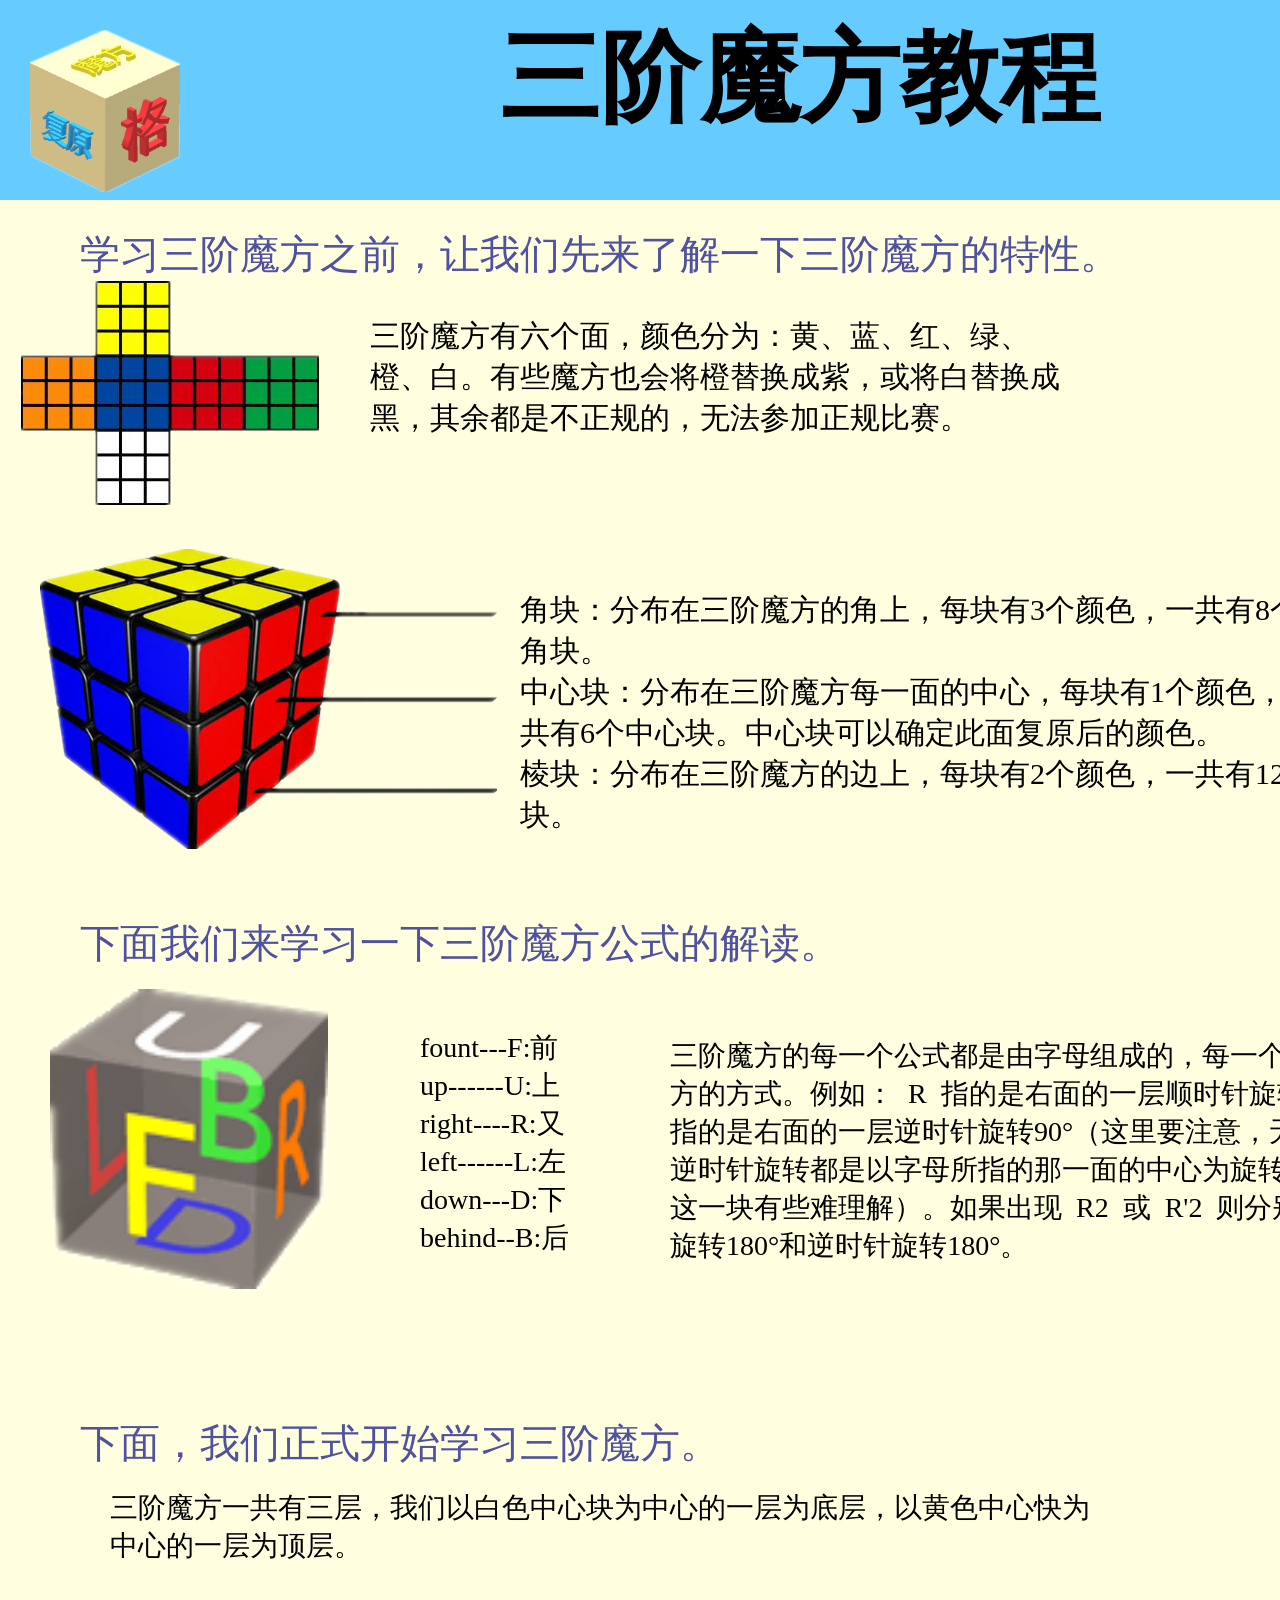
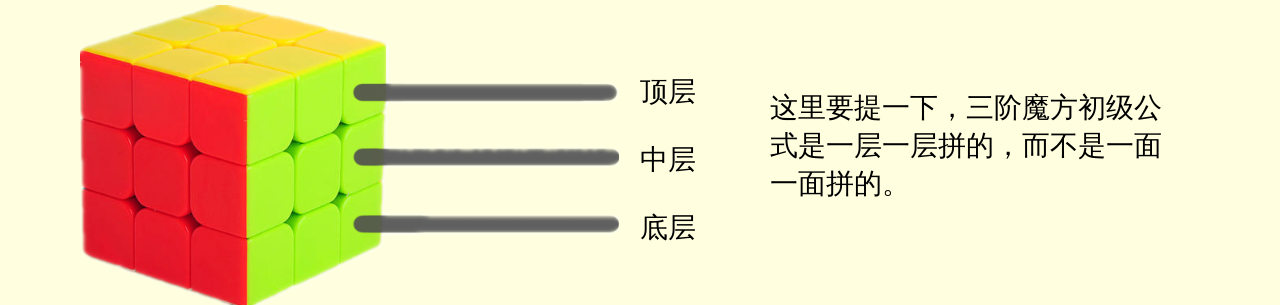
<file: index.html>
<!DOCTYPE html>
<html lang="zh">
<head>
<title>三阶魔方教学</title>
<meta charset="UTF-8">
<link rel="stylesheet" href="sanjie.css">
<link rel="stylesheet" href="reset.css">
</head>
<body>
	<div class="start">
		<img class="mffyg" src="./img/mffyg.png" alt="">
		<div class="h1">三阶魔方教程</div>
		<ul id="nav">
			<li class="a_li"><a href="javascript:if(confirm('三阶魔方有多种公式，例如：初级公式、中级公式、cfop高级公式，再往后还有coll公式，甚至有盲拧专属公式盲拧公式等。本网页主要介绍三阶魔方初级公式，适合魔方初学者，熟练掌握三阶魔方初级公式后，方可学习其他公式和魔方。'))location='http://www.google.com'">公式</a></li>
			<li class="a_li"><a href="javascript:if(confirm('三阶魔方是所有魔方的基础，三阶魔方最普通，但内涵最丰富。且有多种玩法。例如：速拧、盲拧、最少步、脚拧等。刚开始学习魔方，请不要害怕，魔方并没有那么难。它并不是需要记住三阶魔方所有变化，实际上，三阶魔方有43,252,003,274,489,856,000个可还原的状态。若考虑中心块朝向，则总共有88,580,102,706,155,225,088,000个可还原的状态。所以，要想记住它所有变化是不可能的。它需要的是一步一步来，就像盖房子一样，先处理地基，再把整体结构修出来，最后再装修。初级公式只有十几个公式，通过在魔方复原格的学习，相信你很快就能学会三阶魔方了。')) location='http://www.google.com'">介绍</a></li>
		</ul>
		<div id="writer">制作人：郭祺</div>
	</div>
	<img class="rubiks_cube" src="./img/sanjie1.jpg" alt="三阶魔方" title="本图片来源于网页">
	<div class="text">
		<div class="color">
			<div class="title">学习三阶魔方之前，让我们先来了解一下三阶魔方的特性。</div>
			<img class="sanjie_img" src="./img/sanjie2.png" alt="">
			<div class="color-note" class="note-border">
			三阶魔方有六个面，颜色分为：黄、蓝、红、绿、橙、白。有些魔方也会将橙替换成紫，或将白替换成黑，其余都是不正规的，无法参加正规比赛。
			</div>
			<img class="sanjie3" src="./img/sanjie3.png" alt="">
			<div class="demo">
				<div class="demo1">角块：分布在三阶魔方的角上，每块有3个颜色，一共有8个角块。</div>
				<div class="demo2">中心块：分布在三阶魔方每一面的中心，每块有1个颜色，一共有6个中心块。中心块可以确定此面复原后的颜色。</div>
				<div class="demo3">棱块：分布在三阶魔方的边上，每块有2个颜色，一共有12块。</div>
			</div>	
		</div>	
		<div class="formula">
			<div class="title">下面我们来学习一下三阶魔方公式的解读。</div>
			<img class="sanjie4" src="./img/sanjie4.png" alt="">
			<div class="formula_text">
				<div class="formula1">fount---F:前</div>
				<div class="formula2">up------U:上</div>
				<div class="formula3">right----R:又</div>
				<div class="formula4">left------L:左</div>
				<div class="formula5">down---D:下</div>
				<div class="formula6">behind--B:后</div>
			</div>
			<div class="formula_explain" class="note-border">三阶魔方的每一个公式都是由字母组成的，每一个字母都代表一次旋转魔方的方式。例如：&nbsp;&nbsp;R&nbsp;&nbsp;指的是右面的一层顺时针旋转90°，但如果是&nbsp;&nbsp;R'&nbsp;&nbsp;则指的是右面的一层逆时针旋转90°（这里要注意，无论是顺时针旋转还是逆时针旋转都是以字母所指的那一面的中心为旋转点进行旋转，初学者在这一块有些难理解）。如果出现&nbsp;&nbsp;R2&nbsp;&nbsp;或&nbsp;&nbsp;R'2&nbsp;&nbsp;则分别指右面的一层顺时针旋转180°和逆时针旋转180°。</div>
		</div>
		<div class="main_body">
			<div class="title">下面，我们正式开始学习三阶魔方。</div>
			<div class="important">三阶魔方一共有三层，我们以白色中心块为中心的一层为底层，以黄色中心快为中心的一层为顶层。</div>
			<div class="wreppar">
			    <img class="sanjie5" src="./img/sanjie5.png" alt="">
			    <div class="demo">
			    	<div class="demo1">顶层</div>
			    	<div class="demo2">中层</div>
			    	<div class="demo3">底层</div>
			    </div>
			    <div class="note" class="note-border">这里要提一下，三阶魔方初级公式是一层一层拼的，而不是一面一面拼的。</div>
			</div>
			<div class="first">
			</div>
			<div class="second">
			</div>
			<div class="third">
			</div>
			<div class="fourth">
			</div>

		</div>
	</div>  
</body>

</html>
<!DOCTYPE html>
<html lang="en">
<head>
	<meta charset="UTF-8">
	<meta name="viewport" content="width=device-width, initial-scale=1.0">
	<title>Document</title>
</head>
<body>
	
</body>
</html>
</file>
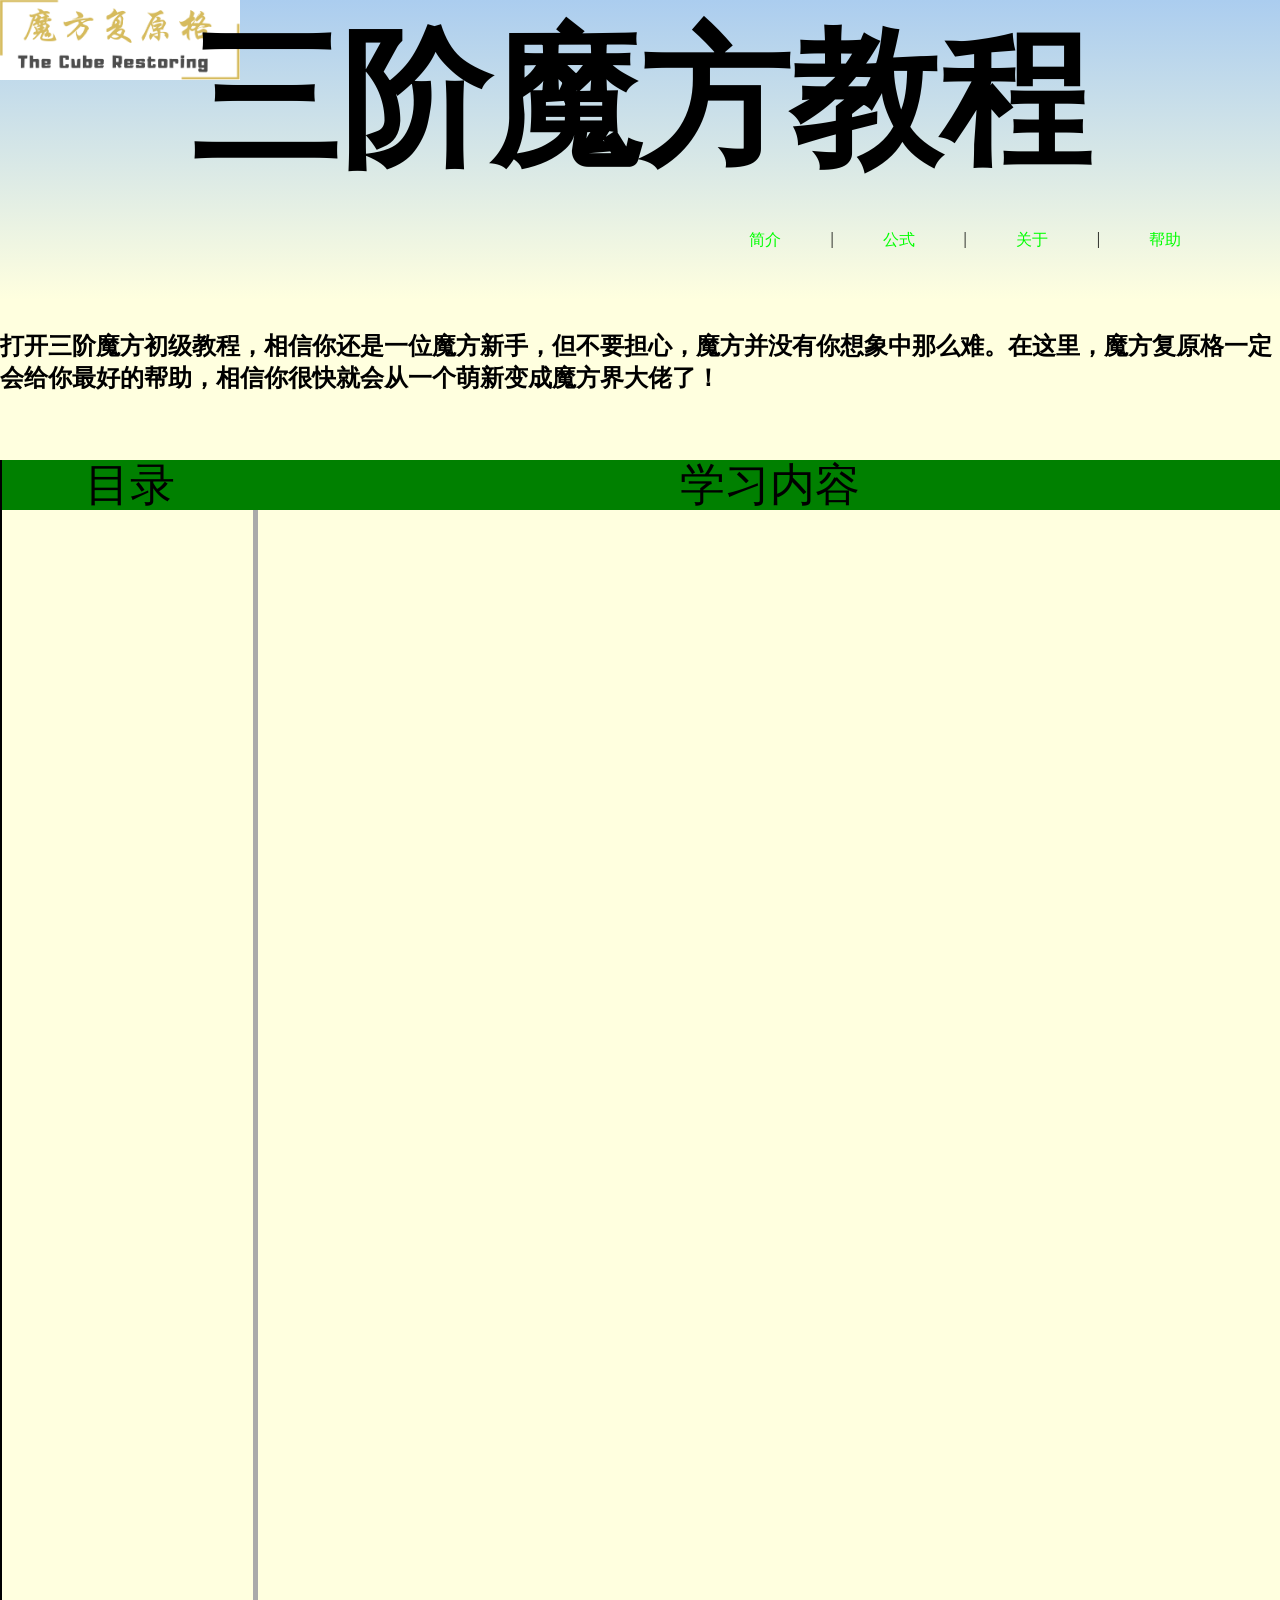
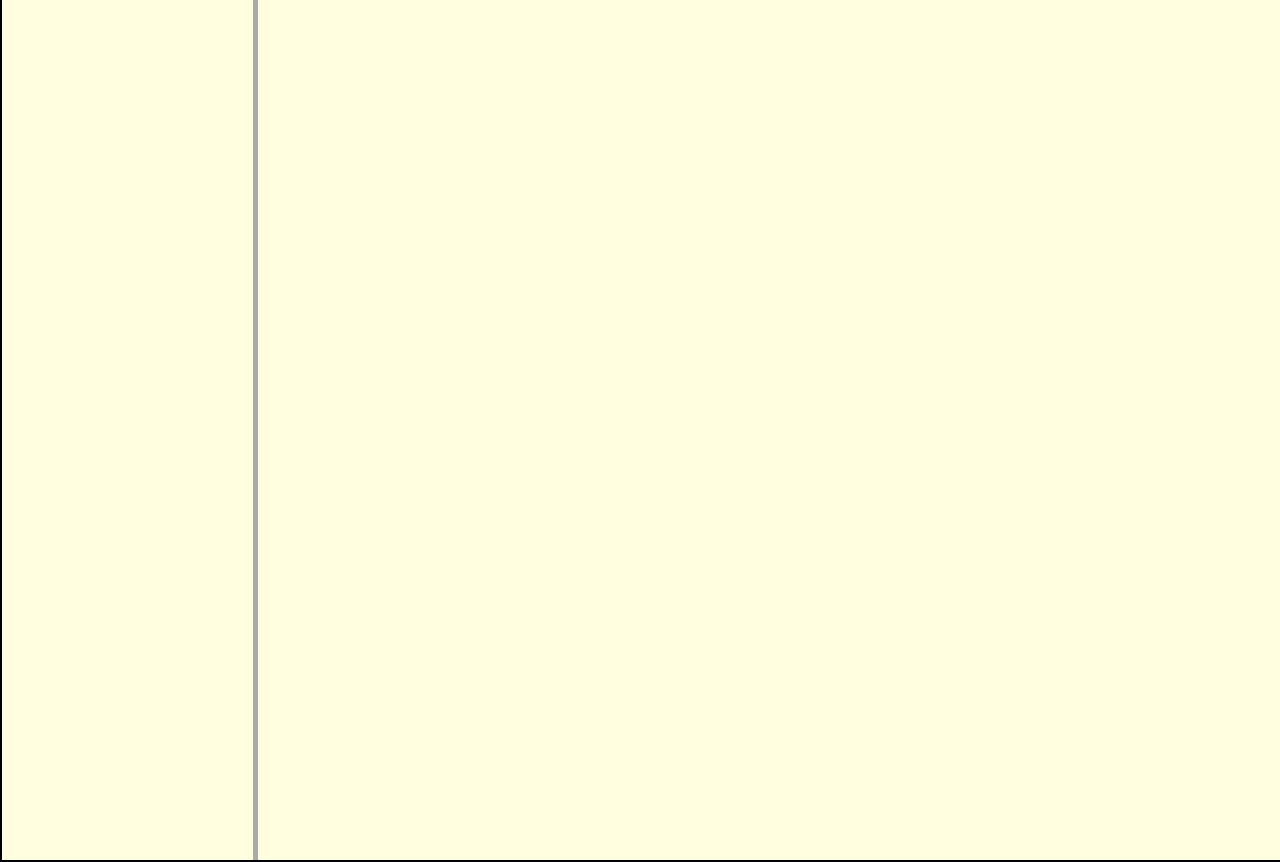
<file: index2.html>
<!DOCTYPE html>
<html lang="zh">
<head>
	<meta charset="UTF-8">
	<title>三阶魔方教程</title>
	<link rel="stylesheet" href="sanjie2.css" >
	<link rel="stylesheet" href="reset2.css">
</head>
<body>
	<!-- 开头 -->
	<div class="title">
		<img src="img/logo.png" alt="" class="logo">
		<h1 class="h1">
			三阶魔方教程
		</h1>
		<ul class="navber fr">
			<li><a href="#">简介</a></li><li>|</li>
			<li><a href="#">公式</a></li><li>|</li>
			<li><a href="#">关于</a></li><li>|</li>
			<li><a href="#">帮助</a></li>
		</ul>
	</div>
	<!-- 主题 -->
	<div class="text">
		<!-- 寄语 -->
		<h2>打开三阶魔方初级教程，相信你还是一位魔方新手，但不要担心，魔方并没有你想象中那么难。在这里，魔方复原格一定会给你最好的帮助，相信你很快就会从一个萌新变成魔方界大佬了！</h2>
		<!-- 正文 -->
		<div class="wrapper fl">
			<div class="list">
				<section>目录</section>
				<div></div>
			</div>
			<div class="study">
				<section>学习内容</section>
				<div></div>
			</div>
		</div>	

	</div>
</body>
</html>
</file>
<file: sanjie.css>
.start{
	height: 200px;
	background-color: #6cf;
	
}

.start .mffyg{
	position: relative;
	top:30px;
	left:30px;
	width:150px;
}

.start .h1{
	position: relative;
	top:-150px;
	left: 500px;
	width:700px;
	font-family: Microsoft Yahei;
	font-weight: 600;
	font-size: 100px;

}

.start #nav{
	position: absolute;
	top: 150px;
	left: 1450px;
	text-align: center;
	height: 30px;
	width: 200px;
}

.start #nav .a_li{
	height: 30px;
	width: 45px;
	line-height: 30px;
	border: 1px solid #FF8000;
	border-radius: 15px;
	background-color: #2ee;
}  
.start #nav .a_li:hover{
	background-color: #FF8000;
}

.start #nav .a_li::after{
	content: "";
	display: block;
	clear: both;
}
.start #writer{
	position: relative;
	top: -200px;
	left: 1500px;
	font-weight: 600;
}

.rubiks_cube{
	position: absolute;
	top: 240px;
	left: 1300px;
}

.text{
	position: relative;
	top:30px;
	left: 20px;
}

.sanjie_img{
	position: relative;
	top: 10px;

}

.text .color .color-note{
	position: relative;
	top: -180px;
	left: 350px;
	font-size: 30px;
	width:700px;
	
	
}

.text .color .sanjie3{
	position: relative;
	top:-70px;
	left:20px;
	height: 300px;

}

.text .color .demo1,
			 .demo2,
			 .demo3{		 	

	font-size:30px;


}
.text .color .demo{
	position: absolute;
	top: 360px;
	left: 500px;
	width: 800px;
}
.text .color .demo .demo1{
	top: 400px;
}

.text .color .demo .demo2{
	top: 480px;
}

.text .color .demo .demo3{
	top: 590px;
}

.formula{
	height: 500px;

}

.text .formula .sanjie4{
	position: relative;
	top: 30px;
	left: 30px;
	height: 300px;
}

.text .formula .formula_text{
	position: relative;
	top:-230px;
	left:400px;
	font-size: 28px;


}

.text .formula .formula_explain{
	position: relative;
	top:-450px;
	left:650px;
	width:900px;
	font-size: 28px;


}

.text .main_body{
	position: relative;
	/*top: -350px;*/

}

.text .main_body .important{
	position: relative;
	top: 30px;
	left: 90px;
	font-size: 28px;
	width: 1000px;

}

.text .main_body .wreppar{
	height: 300px;
	width: 1000px;
}

.text .main_body .sanjie5{
	position: relative;
	top: 70px;
	left: 60px;
	/*width: 600px;*/
	height: 300px;

}

.demo{
	position: relative;
	top: -192px;
	left:620px;
	
}

.text .main_body .wreppar .demo1,
.text .main_body .wreppar .demo2,
.text .main_body .wreppar .demo3{
	margin-top: 30px;
	margin-bottom: 30px;
	font-size:28px;

}

.text .main_body .wreppar .note{
	position: relative;
	top: -380px;
	left: 750px;
	font-size: 28px;
	width: 395px;
	height: ;
}
</file>
<file: sanjie2.css>
.title{
	height: 300px;
	background: -webkit-linear-gradient(top,#abcdef,#ffffdf) no-repeat;
}

.title .logo{
	position: absolute;
	left: 0;
	width: 240px;
	height: 80px;
}

.title .h1{
	position: relative;
	margin: 0 auto;
	height: 200px;
	width: 1200px;
	line-height: 200px;
	font-size: 150px;
	text-align: center;
	
}

.title .navber{
	margin-right: 50px;
	margin-top: 30px;
}


.title .navber li:nth-child(2n+1){
	width: 60px;
	margin: 0 35px;
	text-align: center;

}

.title .navber li:nth-child(2n+1):hover{
	margin: 0 33px;
	background-color: #f90;
	border-radius:30%;
	text-align: center;
	font-size: 20px;
	border: 2px solid #f40;
	font-weight: 900;
	text-decoration: underline;
}

.text h2{
	width: 1280px;
	height: 100px;
	margin: 30px auto;
}

.text .wrapper{
	display: flex;
	position: relative;
	left: 50%;
	margin-left: -640px;
	width: 1280px;
	border: 2px solid #000;
	border-top: none;
}

.text .wrapper .list{
	width: 256px;
	height: 2000px;
}

.text .wrapper .study{
	width: 1024px;
	height: 2000px;
}

.text .wrapper section{
	height: 50px;
	font-size: 45px;
	line-height: 50px;
	text-align: center;
	background-color: green;
}

.text .wrapper .list > div{
	height: 1950px;
	border-right: 5px solid #AAA;
}

.text .wrapper .study > div{
	height: 1950px;

}
</file>
<file: reset2.css>
*{
	margin: 0;
	padding: 0;
}

body{
	background-color: #ffffdf;

}

img{
	border: none;
	vertical-align: middle;

}

li{
	float:left;
	list-style-type: none;
}

a{
	color: #0f0;
	text-decoration: none;
}
  
table{
	border-collapse: collapse;
}

.fl{
	float: left;
}

.fr{
	float: right;
}
</file>
